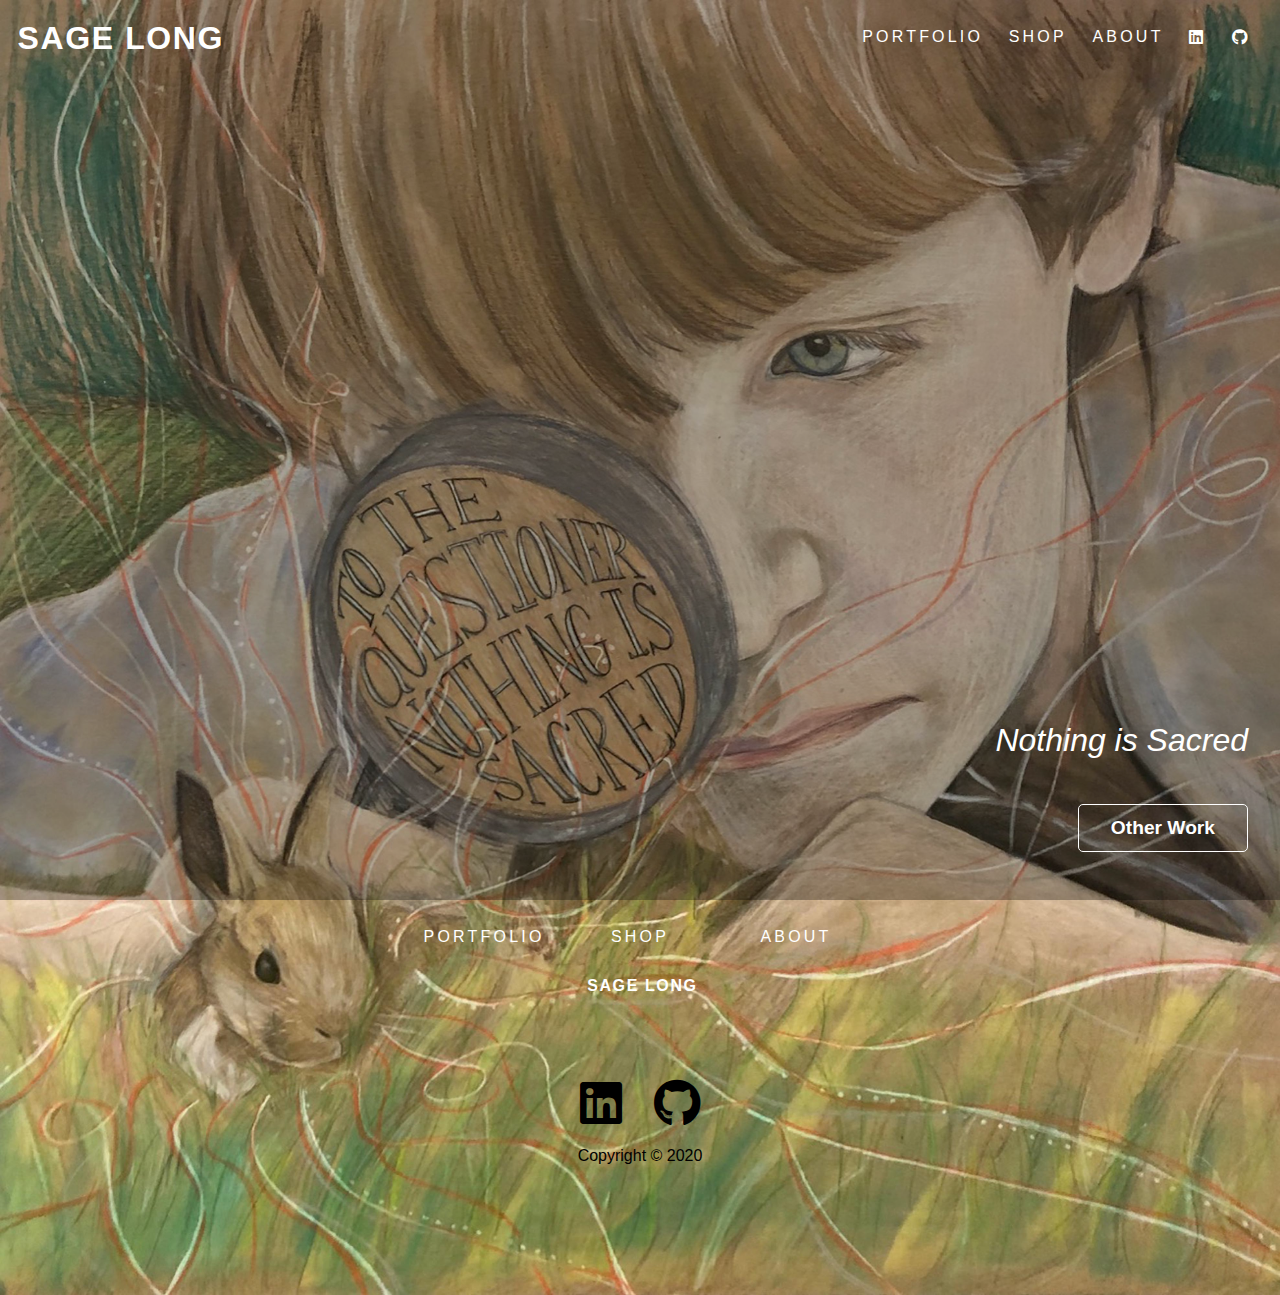
<file: index.html>
<!DOCTYPE html>
<html lang="en">
<head>
    <meta charset="UTF-8">
    <meta name="viewport" content="width=device-width, initial-scale=1.0">
    <link rel="stylesheet" href="css/styles.css">
    <link rel="stylesheet" href="css/glightbox.min.css">
    <link rel="stylesheet" href="css/all.min.css">
    <title>Homepage</title>
</head>
<body class="hero-body">
    <header class="hero-box">
        <section class="hero-image-box">
            <img src="img/sage-long-curiosity-drawing-colored-pencil-pastel-magnifying-glass.jpg" alt="boy with magnifying glass drawing" class="hero-img">
        </section>

        <nav class="nav-bar hero-nav">
            <h1 class="logo">
                <a href="index.html">Sage Long</a>
            </h1>
            <ul class="nav-menu">
                <div class="dropdown">
                    <li class="nav-item"><a href="portfolio.html">Portfolio</a></li>
                    <div class="dropdown-content">
                      <a href="portfolio.html#drawings-section">Drawings</a>
                      <a href="portfolio.html#digital-section">Digital Artwork</a>
                      <a href="portfolio.html#paintings-section">Paintings and Other Mediums</a>
                    </div>
                  </div>
                <li class="nav-item"><a href="shop.html">Shop</a></li>
                <li class="nav-item"><a href="about.html">About</a></li>
                
                   
                <li class="nav-item social-nav-item">
                    <a href="https://www.linkedin.com/in/sage-long-bab7aa1bb/" aria-label="Link to Linkedin"><i class="fab fa-linkedin" aria-hidden="true"></i></a>
                </li>
                <li class="nav-item social-nav-item">
                    <a href="https://github.com/sagelong" aria-label="Link to Github"><i class="fab fa-github" aria-hidden="true"></i></a>
                </li>
            </ul>
        </nav>
      
        <section class="hero-text-box">
              <section class="hero-text">
            <p>
                <i>Nothing is Sacred</i>
            </p>
        </section>
            <p><form method="get" action="portfolio.html"><button class="hero-button">Other Work</button></form></p>
        </section>
    </header>
    <footer>
        <nav class="nav-bar footer-nav">
        <ul class="nav-menu">
            <li class="nav-item"><a href="portfolio.html">Portfolio</a></li>
            <li class="nav-item"><a href="shop.html">Shop</a></li>
            <li class="nav-item"><a href="about.html">About</a></li>
            <li class="nav-item logo footer-logo"><a href="index.html">Sage Long</a></li>
        </ul>
        </nav>
        <section class="footer-social">
           
               
                <a href="https://www.linkedin.com/in/sage-long-bab7aa1bb/" aria-label="Link to Linkedin"><i class="fab fa-linkedin fa-3x" aria-hidden="true"></i></a>
                <a href="https://github.com/sagelong" aria-label="Link to Github"><i class="fab fa-github fa-3x" aria-hidden="true"></i></a>
            
        </section>
        <p class="footer-copyright">Copyright &copy; 2020</p>
    </footer>
</body>
</html>
</file>
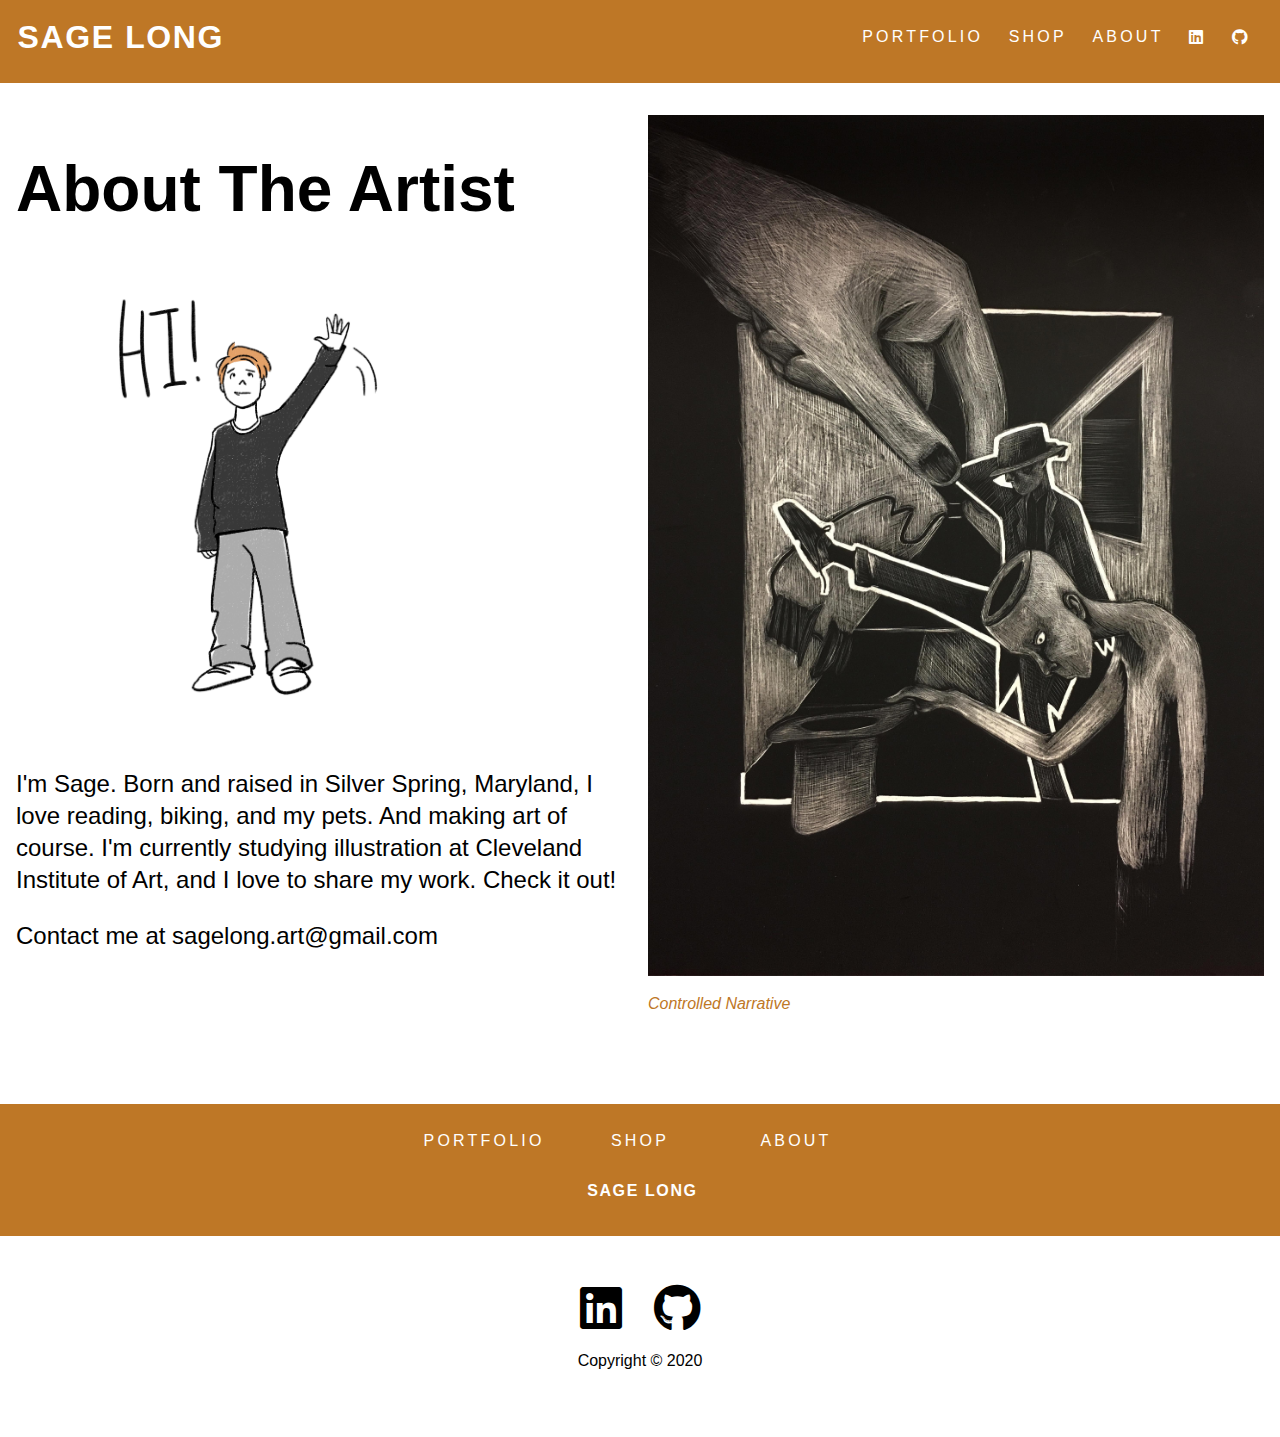
<file: about.html>
<!DOCTYPE html>
<html lang="en">
<head>
    <meta charset="UTF-8">
    <meta name="viewport" content="width=device-width, initial-scale=1.0">
    <link rel="stylesheet" href="css/styles.css">
    <link rel="stylesheet" href="css/glightbox.min.css">
    <link rel="stylesheet" href="css/all.min.css">
    <title>About Sage</title>
</head>
<body >
   

        <nav class="nav-bar">
            <h1 class="logo">
                <a href="index.html">Sage Long</a>
            </h1>
            <ul class="nav-menu">
                <div class="dropdown">
                    <li class="nav-item"><a href="portfolio.html">Portfolio</a></li>
                    <div class="dropdown-content nav-dropdown-content">
                      <a href="portfolio.html#drawings-section">Drawings</a>
                      <a href="portfolio.html#digital-section">Digital Artwork</a>
                      <a href="portfolio.html#paintings-section">Paintings and Other Mediums</a>
                    </div>
                  </div>
                <li class="nav-item"><a href="shop.html">Shop</a></li>
                <li class="nav-item"><a href="about.html">About</a></li>
               
                <li class="nav-item social-nav-item">
                    <a href="https://www.linkedin.com/in/sage-long-bab7aa1bb/" aria-label="Link to Linkedin"><i class="fab fa-linkedin" aria-hidden="true"></i></a>
                </li>
                <li class="nav-item social-nav-item">
                    <a href="https://github.com/sagelong" aria-label="Link to Github"><i class="fab fa-github" aria-hidden="true"></i></a>
                </li>
            </ul>
        </nav>
       <main class="about-page">
           <section class="about-text">
               <h1>About The Artist</h1>
              <section><img class="hi-icon" src="img/hi.jpg" alt="lil guy waving"></section>
               <p>I'm Sage. Born and raised in Silver Spring, Maryland, I love reading, biking, and my pets. And making art of course. I'm currently studying illustration at Cleveland Institute of Art, and I love to share my work. Check it out!</p>
               
               <p>Contact me at sagelong.art@gmail.com</p>
               </section>
        
           
          <section class="about-image">
              <img src="img/sage-long-scratchboard-black-white.jpg" alt="scratchboard">
              <p><i>Controlled Narrative</i></p>
          </section>
       </main>
    
    <footer>
        <nav class="nav-bar footer-nav">
        <ul class="nav-menu">
            <li class="nav-item"><a href="portfolio.html">Portfolio</a></li>
            <li class="nav-item"><a href="shop.html">Shop</a></li>
            <li class="nav-item"><a href="about.html">About</a></li>
            <li class="nav-item logo footer-logo"><a href="index.html">Sage Long</a></li>
        </ul>
        </nav>
        <section class="footer-social">
           

                <a href="https://www.linkedin.com/in/sage-long-bab7aa1bb/" aria-label="Link to Linkedin"><i class="fab fa-linkedin fa-3x" aria-hidden="true"></i></a>
                <a href="https://github.com/sagelong" aria-label="Link to Github"><i class="fab fa-github fa-3x" aria-hidden="true"></i></a>
            
        </section>
        <p class="footer-copyright">Copyright &copy; 2020</p>
    </footer>
</body>
</html>
</file>
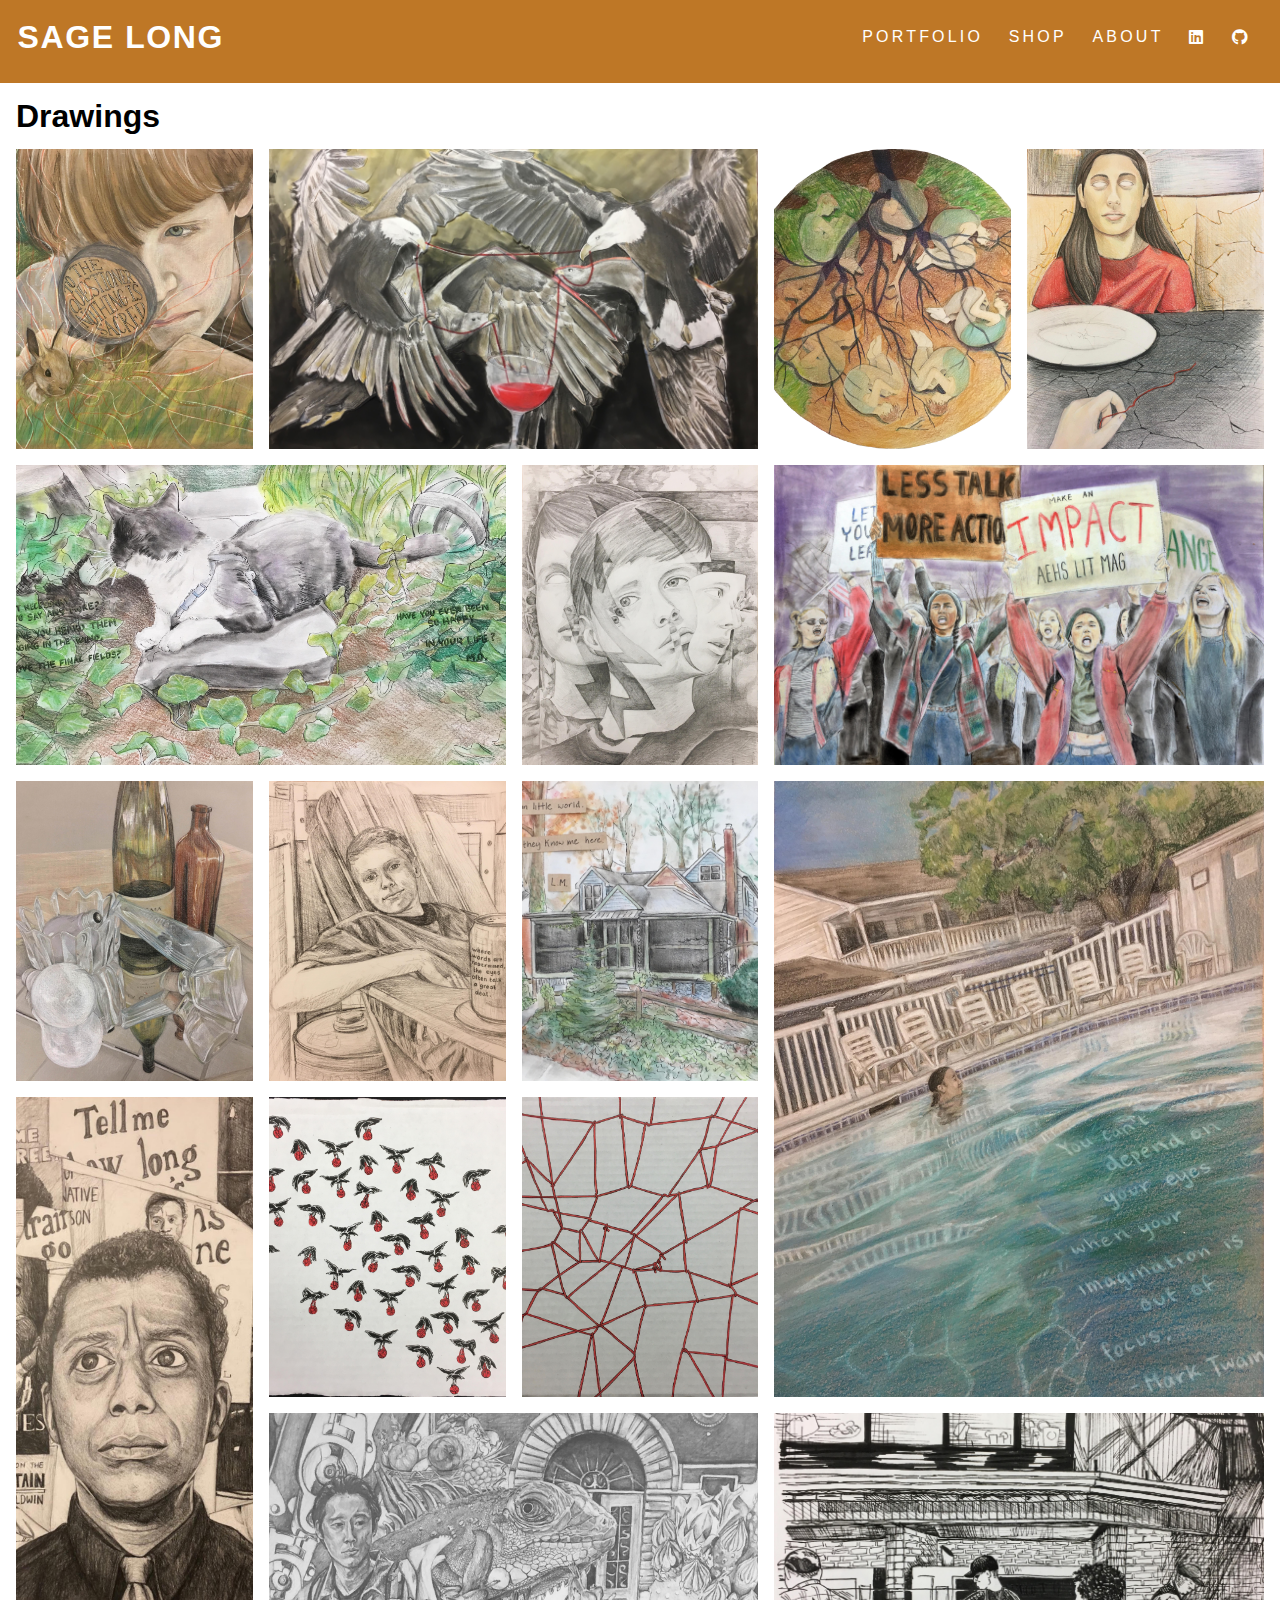
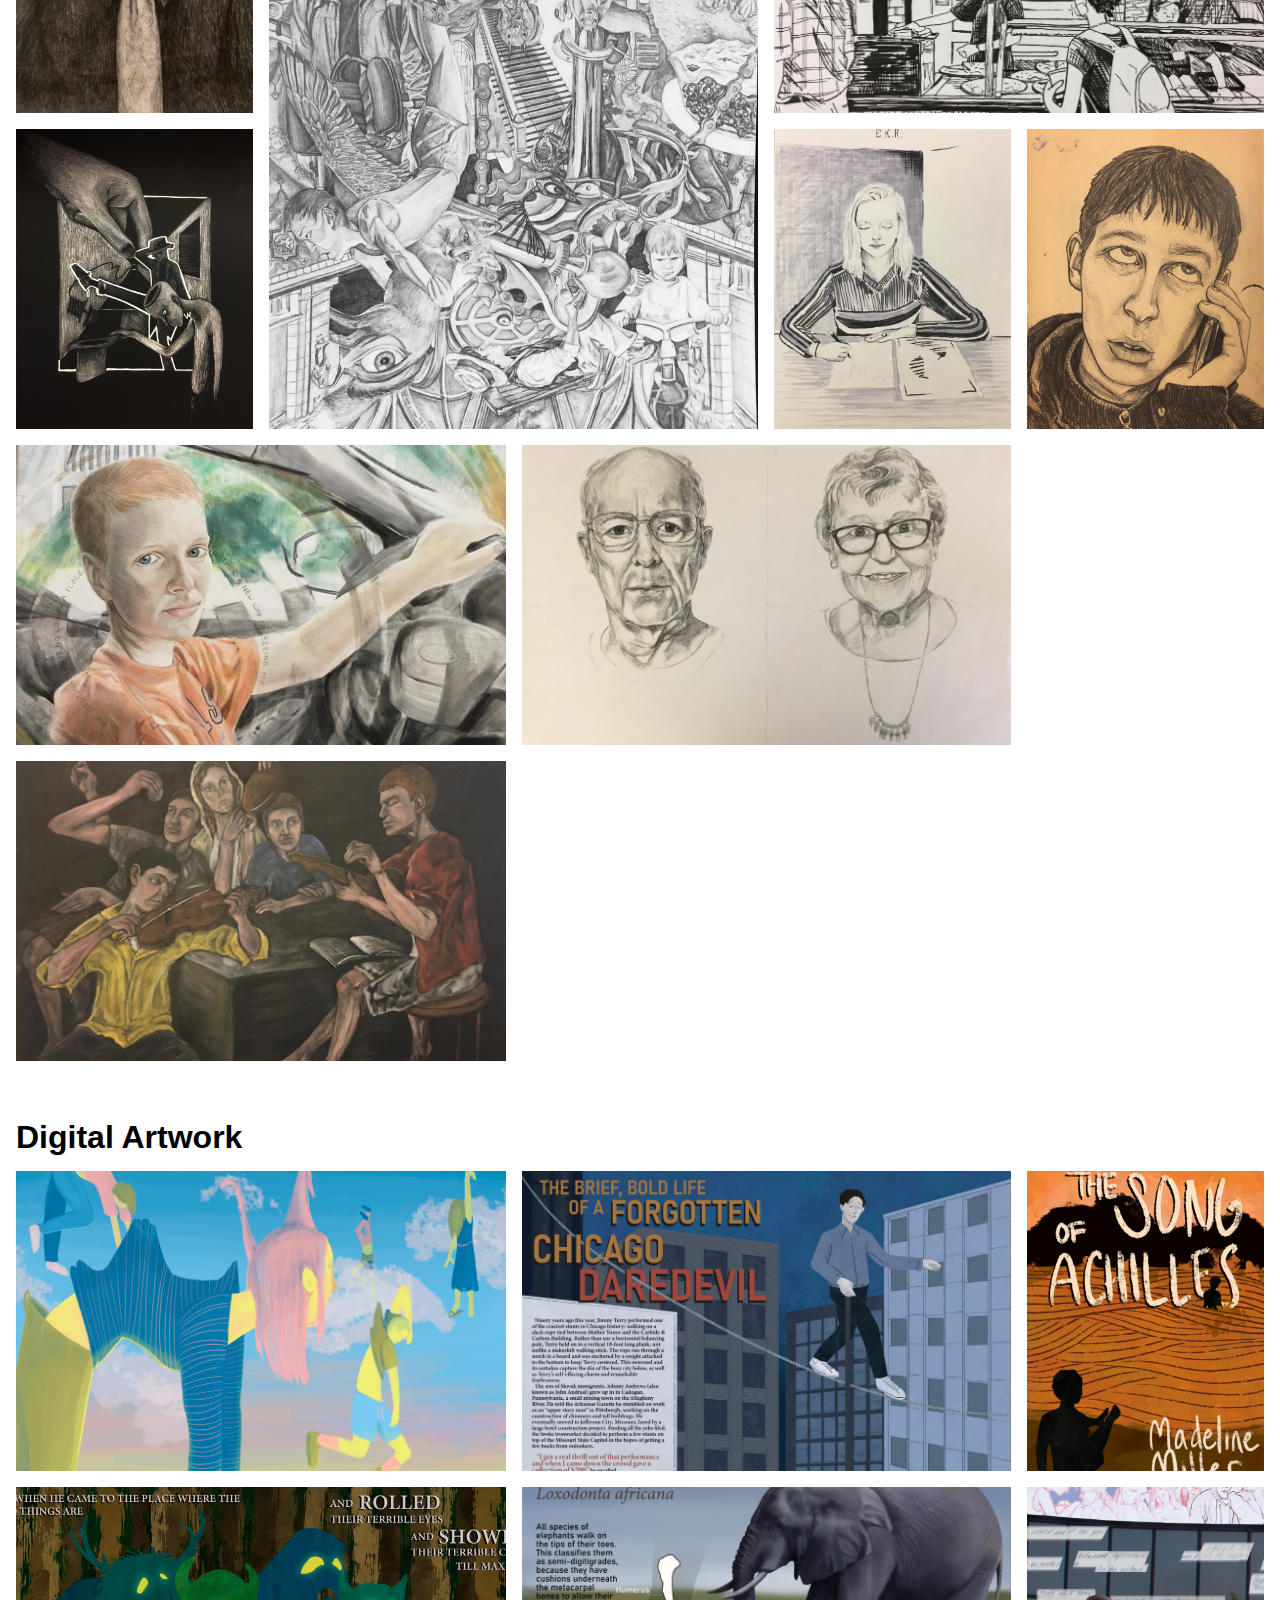
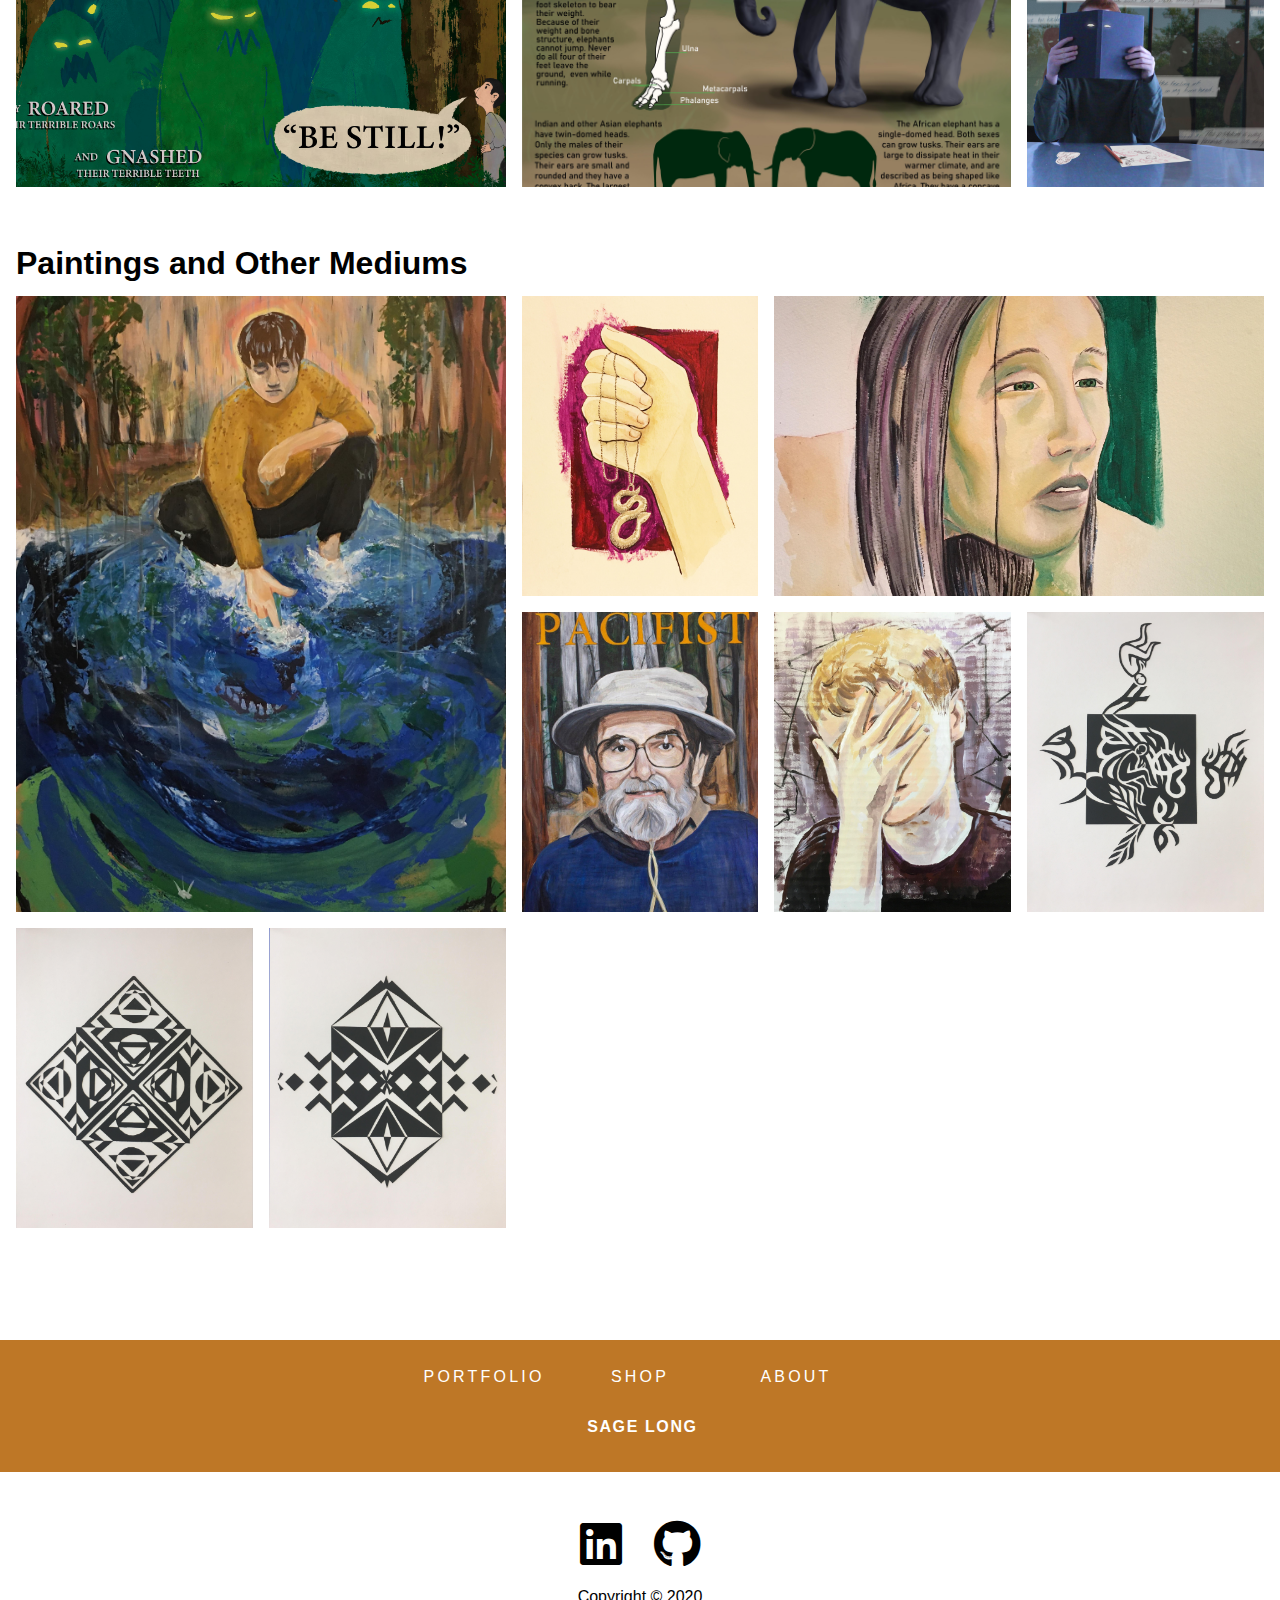
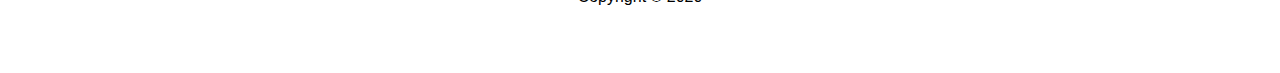
<file: portfolio.html>
<!DOCTYPE html>
<html lang="en">
<head>
    <meta charset="UTF-8">
    <meta name="viewport" content="width=device-width, initial-scale=1.0">
    <link rel="stylesheet" href="css/styles.css">
    <link rel="stylesheet" href="css/glightbox.min.css">
    <link rel="stylesheet" href="css/all.min.css">
    <title>Portfolio</title>
</head>
<body >
   

        <nav class="nav-bar">
            <h1 class="logo">
                <a href="index.html">Sage Long</a>
            </h1>
            <ul class="nav-menu">
                <div class="dropdown">
                    <li class="nav-item"><a href="portfolio.html">Portfolio</a></li>
                    <div class="dropdown-content nav-dropdown-content">
                      <a href="portfolio.html#drawings-section">Drawings</a>
                      <a href="portfolio.html#digital-section">Digital Artwork</a>
                      <a href="portfolio.html#paintings-section">Paintings and Other Mediums</a>
                    </div>
                  </div>
                <li class="nav-item"><a href="shop.html">Shop</a></li>
                <li class="nav-item"><a href="about.html">About</a></li>
                
                <li class="nav-item social-nav-item">
                    <a href="https://www.linkedin.com/in/sage-long-bab7aa1bb/" aria-label="Link to Linkedin"><i class="fab fa-linkedin" aria-hidden="true"></i></a>
                </li>
                <li class="nav-item social-nav-item">
                    <a href="https://github.com/sagelong" aria-label="Link to Github"><i class="fab fa-github" aria-hidden="true"></i></a>
                </li>
            </ul>
        </nav>
    </header>
    <main class="gallery-page">
       <a id="drawings-section"><h1>Drawings</h1></a>
        <section class="portfolio-gallery gallery-span drawings-section">
            <div class="gallery-item"><a href="img/sage-long-curiosity-drawing-colored-pencil-pastel-magnifying-glass.jpg" 
                class="glightbox" </a><img src="img/sage-long-curiosity-drawing-colored-pencil-pastel-magnifying-glass.jpg" 
                alt="drawing of boy looking at rabbit through magnifying glass" 
                title="Nothing Is Sacred" class="gallery-img"></a></div>

             <div class="gallery-item w-2"><a href="img/sage-long-birds-wine-drawing-pastel-colored-pencil.jpg" 
                    class="glightbox"><img src="img/sage-long-birds-wine-drawing-pastel-colored-pencil.jpg" 
                    alt="portfolio" title="Thought Process" class="gallery-img"></a></div>

            <div class="gallery-item"><a href="img/sage-long-colored-pencil-drawing-circle-mandala-tree-shadow-repetition.jpg" 
                    class="glightbox"><img src="img/sage-long-colored-pencil-drawing-circle-mandala-tree-shadow-repetition.jpg" 
                    alt="portfolio" title="Duplicate/Disappear" class="gallery-img"></a></div>
           
                <div class="gallery-item w-2"><a href="img/sage-long-cat-drawing-pastel-colored-pencil-quote.jpg" 
                    class="glightbox"><img src="img/sage-long-cat-drawing-pastel-colored-pencil-quote.jpg" 
                    alt="portfolio" title="Sunflower" class="gallery-img"></a></div>
           
                <div class="gallery-item h-1"><a href="img/sage-long-colored-pencil-portrait-spooky-hand-plate.jpg" 
                    class="glightbox"><img src="img/sage-long-colored-pencil-portrait-spooky-hand-plate.jpg" 
                    alt="portfolio" title="Mod Pizza Anxiety" class="gallery-img"></a></div>
           
                <div class="gallery-item"><a href="img/sage-long-distorted-portrait-pencil-graphite-drawing.jpg" 
                    class="glightbox"><img src="img/sage-long-distorted-portrait-pencil-graphite-drawing.jpg" 
                    alt="portfolio" title="Distortion" class="gallery-img"></a></div>
           
                <div class="gallery-item w-2"><a href="img/sage-long-einstein-high-school-literary-magazine-cover-illustration-pastel-colored-pencil.jpg" 
                    class="glightbox"><img src="img/sage-long-einstein-high-school-literary-magazine-cover-illustration-pastel-colored-pencil.jpg" 
                    alt="portfolio" title="Einstein High School Lit Mag Cover" class="gallery-img"></a></div>
           
                <div class="gallery-item"><a href="img/sage-long-glass-colored-pencil-illustration.jpg" 
                    class="glightbox"><img src="img/sage-long-glass-colored-pencil-illustration.jpg" 
                    alt="portfolio" title="Glass Study" class="gallery-img"></a></div>
           
                <div class="gallery-item"><a href="img/sage-long-graphite-pencil-drawing-quote-portrait.jpg" 
                    class="glightbox"><img src="img/sage-long-graphite-pencil-drawing-quote-portrait.jpg" 
                    alt="portfolio" title="The Eyes" class="gallery-img"></a></div>
           
                <div class="gallery-item"><a href="img/sage-long-house-colored-pencil-quote-world.jpg" 
                    class="glightbox"><img src="img/sage-long-house-colored-pencil-quote-world.jpg" 
                    alt="portfolio" title="Our Street" class="gallery-img"></a></div>

              <div class="gallery-item w-2 h-2"><a href="img/sage-long-pool-mark-twain-quote-pastel-colored-pencil.jpg" 
                    class="glightbox"><img src="img/sage-long-pool-mark-twain-quote-pastel-colored-pencil.jpg" 
                    alt="portfolio" title="Zoe" class="gallery-img"></a></div>

                <div class="gallery-item h-2"><a href="img/sage-long-james-baldwin-portrait-pencil-drawing-book-author.jpg" 
                    class="glightbox"><img src="img/sage-long-james-baldwin-portrait-pencil-drawing-book-author.jpg" 
                    alt="portfolio" title="James Baldwin" class="gallery-img"></a></div>
        
                <div class="gallery-item"><a href="img/sage-long-apple-pie-order-pen-birds-red-drawing.jpg" 
                    class="glightbox"><img src="img/sage-long-apple-pie-order-pen-birds-red-drawing.jpg" 
                    alt="portfolio" title="Apple Pie Order" class="gallery-img"></a></div>

 <div class="gallery-item"><a href="img/sage-long-yarn-string-red-pen-tangled-cardboard-drawing.jpg" 
                    class="glightbox"><img src="img/sage-long-yarn-string-red-pen-tangled-cardboard-drawing.jpg" 
                    alt="portfolio" title="Tangled" class="gallery-img"></a></div>

            <div class="gallery-item w-2 h-2"><a href="img/sage-long-nothing-makes-sense-graphite-pencil-drawing-lizard-collage.jpg" 
                    class="glightbox"><img src="img/sage-long-nothing-makes-sense-graphite-pencil-drawing-lizard-collage.jpg" 
                    alt="portfolio" title="Nothing Makes Sense" class="gallery-img"></a></div>

                <div class="gallery-item w-2"><a href="img/sage-long-pen-penn-station-drawing.jpg" 
                    class="glightbox"><img src="img/sage-long-pen-penn-station-drawing.jpg" 
                    alt="portfolio" title="Penn Station" class="gallery-img"></a></div>
           
                <div class="gallery-item w-1"><a href="img/sage-long-scratchboard-black-white.jpg" 
                    class="glightbox"><img src="img/sage-long-scratchboard-black-white.jpg" 
                    alt="portfolio" title="Controlled Narrative" class="gallery-img"></a></div>
           
                <div class="gallery-item w-1"><a href="img/sage-long-pen-quote-drawing-problem.jpg" 
                    class="glightbox"><img src="img/sage-long-pen-quote-drawing-problem.jpg" 
                    alt="portfolio" title="Clare" class="gallery-img"></a></div>

                <div class="gallery-item w-1"><a href="img/sage-long-portrait-pencil-boy-on-phone.jpg" 
                    class="glightbox"><img src="img/sage-long-portrait-pencil-boy-on-phone.jpg" 
                    alt="portfolio" title="I'm Talkin Here!" class="gallery-img"></a></div>
           
                <div class="gallery-item w-2"><a href="img/sage-long-quote-pastel-colored-pencil-driving-portrait.jpg" 
                    class="glightbox"><img src="img/sage-long-quote-pastel-colored-pencil-driving-portrait.jpg" 
                    alt="portfolio" title="15" class="gallery-img"></a></div>

                <div class="gallery-item w-2"><a href="img/sage-long-pencil-graphite-drawing-portrait.jpg" 
                    class="glightbox"><img src="img/sage-long-pencil-graphite-drawing-portrait.jpg" 
                    alt="portfolio" title="The Longs" class="gallery-img"></a></div>
           
             <div class="gallery-item w-2 h-1"><a href="img/sage-long-pastel-denis-sarazhin-colored-pencil-drawing.jpg" 
                    class="glightbox"><img src="img/sage-long-pastel-denis-sarazhin-colored-pencil-drawing.jpg" 
                    alt="portfolio" title="Masters Combined" class="gallery-img"></a></div>
           
               
        </section>
<a id="digital-section"><h1>Digital Artwork</h1></a>
        <section class="portfolio-gallery gallery-span digital-section">
            <div class="gallery-item w-2"><a href="img/sage-long-digital-painting-flying.jpg" 
                class="glightbox" 
             </a><img src="img/sage-long-digital-painting-flying.jpg" 
             alt="illustration of people being pulled into the sky" 
             title="As the Sun Sets" class="gallery-img"></a></div>

             <div class="gallery-item w-2"><a href="img/sage-long-editorial-illustration-chicago-daredevil.jpg" 
                class="glightbox" 
            </a><img src="img/sage-long-editorial-illustration-chicago-daredevil.jpg" 
                alt="portfolio" title="Chicago Daredevil" class="gallery-img"></a></div>
           
                <div class="gallery-item"><a href="img/sage-long-alternate-book-cover-song-of-achilles-miller-illustration.jpg" 
                    class="glightbox" 
                </a><img src="img/sage-long-alternate-book-cover-song-of-achilles-miller-illustration.jpg" 
                     alt="portfolio" title="The Song of Achilles" class="gallery-img"></a></div>
           
                 <div class="gallery-item w-2"><a href="img/sage-long-where-the-wild-things-are-illustration-digital.jpg" 
                    class="glightbox"><img src="img/sage-long-where-the-wild-things-are-illustration-digital.jpg" 
                    alt="portfolio" title="Where the Wild Things Are" class="gallery-img"></a></div>

                <div class="gallery-item w-2"><a href="img/sage-long-african-elephant-poster.jpg" 
                    class="glightbox" </a> <img src="img/sage-long-african-elephant-poster.jpg" 
                    alt="portfolio" title="The African Elephant" class="gallery-img"></a></div>
           
               
                <div class="gallery-item"><a href="img/sage-long-book-portrait-photo-edit.jpg" 
                    class="glightbox"><img src="img/sage-long-book-portrait-photo-edit.jpg" 
                    alt="portfolio" title="Hiding Behind a Book" class="gallery-img"></a></div>
           </section>
              <a id="paintings-section"><h1>Paintings and Other Mediums</h1></a>
           <section class="portfolio-gallery gallery-span paintings-section">
             
            <div class="gallery-item h-2 w-2"><a href="img/sage-long-painting-wood-water-acrylic-splash.jpg" 
                    class="glightbox"><img src="img/sage-long-painting-wood-water-acrylic-splash.jpg" 
                    alt="portfolio" title="Snake Lake" class="gallery-img"></a></div> 
                    
                    <div class="gallery-item w-1"><a href="img/sage-long-painting-hand-necklace-snake-gouache-pen.jpg" 
                    class="glightbox"><img src="img/sage-long-painting-hand-necklace-snake-gouache-pen.jpg" 
                    alt="portfolio" title="Snake Charm" class="gallery-img"></a></div>
           
              <div class="gallery-item w-2"><a href="img/sage-long-portrait-painting-woman-green-gouache.jpg" 
                    class="glightbox"><img src="img/sage-long-portrait-painting-woman-green-gouache.jpg" 
                    alt="portfolio" title="The Telekinetic" class="gallery-img"></a></div>
               
                <div class="gallery-item w-1"><a href="img/sage-long-pacifist-portrait-painting-acrylic.jpg" 
                    class="glightbox"><img src="img/sage-long-pacifist-portrait-painting-acrylic.jpg" 
                    alt="portfolio" title="Pacifist" class="gallery-img"></a></div>
           
                <div class="gallery-item w-1"><a href="img/sage-long-painting-portrait-face-palm-acrylic-cardboard-cracks.jpg" 
                    class="glightbox"><img src="img/sage-long-painting-portrait-face-palm-acrylic-cardboard-cracks.jpg" 
                    alt="portfolio" title="Face Palm" class="gallery-img"></a></div>
           
                    <div class="gallery-item"><a href="img/sage-long-notan-dragon-paper-cut-black-white.jpg" 
                    class="glightbox"><img src="img/sage-long-notan-dragon-paper-cut-black-white.jpg" 
                    alt="portfolio" title="Dragon Notan" class="gallery-img"></a></div>
           
                <div class="gallery-item"><a href="img/sage-long-notan-radial-symmetry-paper-cut-black-white-design.jpg" 
                    class="glightbox"><img src="img/sage-long-notan-radial-symmetry-paper-cut-black-white-design.jpg" 
                    alt="portfolio" title="Radial Notan" class="gallery-img"></a></div>
           
                <div class="gallery-item"><a href="img/sage-long-notan-symmetry-paper-black-white-cut.jpg" 
                    class="glightbox"><img src="img/sage-long-notan-symmetry-paper-black-white-cut.jpg" 
                    alt="portfolio" title="Symmetrical Notan" class="gallery-img"></a></div>
           
           
               
        </section>
    </main>
   
    
    <footer>
        <nav class="nav-bar footer-nav">
        <ul class="nav-menu">
            <li class="nav-item"><a href="portfolio.html">Portfolio</a></li>
            <li class="nav-item"><a href="shop.html">Shop</a></li>
            <li class="nav-item"><a href="about.html">About</a></li>
            <li class="nav-item logo footer-logo"><a href="index.html">Sage Long</a></li>
        </ul>
        </nav>
        <section class="footer-social">
           
 
                <a href="https://www.linkedin.com/in/sage-long-bab7aa1bb/" aria-label="Link to Linkedin"><i class="fab fa-linkedin fa-3x" aria-hidden="true"></i></a>
                <a href="https://github.com/sagelong" aria-label="Link to Github"><i class="fab fa-github fa-3x" aria-hidden="true"></i></a>
            
        </section>
        <p class="footer-copyright">Copyright &copy; 2020</p>
    </footer>
<script src="js/glightbox.min.js"></script>
    <script type="text/javascript">
        const lightbox = GLightbox({ loop: true});
    </script>
    </body> 
</html>
</file>
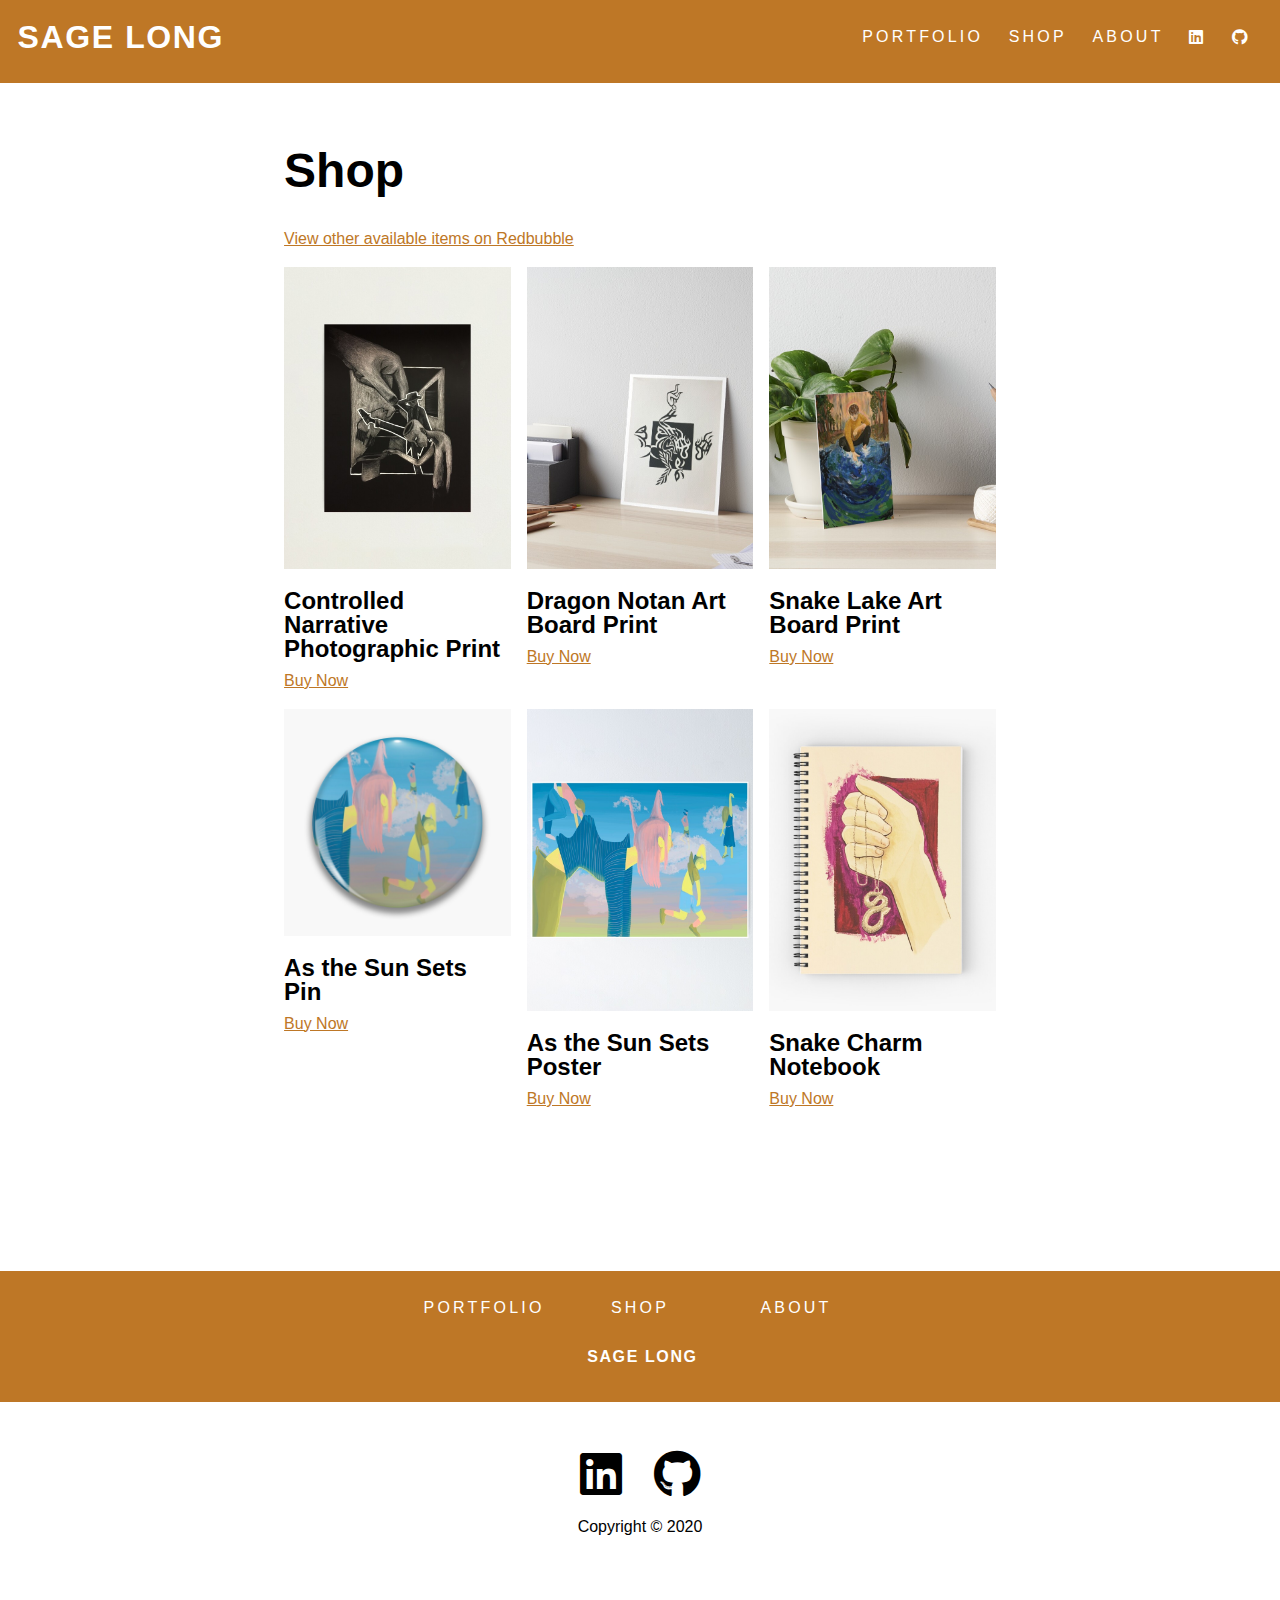
<file: shop.html>
<!DOCTYPE html>
<html lang="en">
<head>
    <meta charset="UTF-8">
    <meta name="viewport" content="width=device-width, initial-scale=1.0">
    <link rel="stylesheet" href="css/styles.css">
    <link rel="stylesheet" href="css/glightbox.min.css">
    <link rel="stylesheet" href="css/all.min.css">
    <title>Shop</title>
</head>
<body >
   

        <nav class="nav-bar">
            <h1 class="logo">
                <a href="index.html">Sage Long</a>
            </h1>
            <ul class="nav-menu">
                <div class="dropdown">
                    <li class="nav-item"><a href="portfolio.html">Portfolio</a></li>
                    <div class="dropdown-content nav-dropdown-content">
                      <a href="portfolio.html#drawings-section">Drawings</a>
                      <a href="portfolio.html#digital-section">Digital Artwork</a>
                      <a href="portfolio.html#paintings-section">Paintings and Other Mediums</a>
                    </div>
                  </div>
                <li class="nav-item"><a href="shop.html">Shop</a></li>
                <li class="nav-item"><a href="about.html">About</a></li>
               
                <li class="nav-item social-nav-item">
                    <a href="https://www.linkedin.com/in/sage-long-bab7aa1bb/" aria-label="Link to Linkedin"><i class="fab fa-linkedin" aria-hidden="true"></i></a>
                </li>
                <li class="nav-item social-nav-item">
                    <a href="https://github.com/sagelong" aria-label="Link to Github"><i class="fab fa-github" aria-hidden="true"></i></a>
                </li>
            </ul>
        </nav>
       <main class="shop-page">
           <section class="text-box">
               <h1>Shop</h1>
               <p class="text-link"><a href="https://www.redbubble.com/people/Sage-Long/shop">View other available items on Redbubble</a></p>
           
           <section class="curated-shop">
               <div class="shop-item">
                   <a href="https://www.redbubble.com/i/photographic-print/Controlled-Narrative-by-Sage-Long/62777545.6Q0TX?asc=u"><img src="img/work-62777545-photographic-print.jpg" alt="Photographic print for sale"></a>
               <h2>Controlled Narrative Photographic Print</h2> <a href="https://www.redbubble.com/i/photographic-print/Controlled-Narrative-by-Sage-Long/62777545.6Q0TX?asc=u">Buy Now</a>
            </div>

            <div class="shop-item">
                <a href="https://www.redbubble.com/i/art-board-print/Dragon-Notan-by-Sage-Long/62779894.NVL2T?asc=u"><img src="img/work-62779894-art-board-print.jpg" alt="Art Board print for sale"></a>
            <h2>Dragon Notan Art Board Print</h2> <a href="https://www.redbubble.com/i/art-board-print/Dragon-Notan-by-Sage-Long/62779894.NVL2T?asc=u">Buy Now</a>
         </div>

         <div class="shop-item">
            <a href="https://www.redbubble.com/i/art-board-print/Snake-Lake-by-Sage-Long/62779494.JUXJO"><img src="img/work-62779494-art-board-print.jpg" alt="Snake Lake Artboard print for sale"></a>
        <h2>Snake Lake Art Board Print</h2> <a href="https://www.redbubble.com/i/art-board-print/Snake-Lake-by-Sage-Long/62779494.JUXJO">Buy Now</a>
     </div>

      <div class="shop-item">
        <a href="https://www.redbubble.com/i/pin/As-the-Sun-Sets-by-Sage-Long/62778365.NP9QY?asc=u"><img src="img/work-62778365-pin.jpg" alt="pin for sale"></a>
    <h2>As the Sun Sets Pin</h2> <a href="https://www.redbubble.com/i/pin/As-the-Sun-Sets-by-Sage-Long/62778365.NP9QY?asc=u">Buy Now</a>
</div>

 <div class="shop-item">
    <a href="https://www.redbubble.com/i/poster/As-the-Sun-Sets-by-Sage-Long/62778365.LVTDI?asc=u"><img src="img/work-62778365-poster.jpg" alt="As the Sun Sets poster for sale"></a>
<h2>As the Sun Sets Poster</h2> <a href="https://www.redbubble.com/i/poster/As-the-Sun-Sets-by-Sage-Long/62778365.LVTDI?asc=u">Buy Now</a>
</div>

<div class="shop-item">
    <a href="https://www.redbubble.com/i/notebook/Snake-Charm-by-Sage-Long/62779272.WX3NH?asc=u"><img src="img/work-62779272-spiral-notebook.jpg" alt="snake charm notebook for sale"></a>
<h2> Snake Charm Notebook</h2> <a href="https://www.redbubble.com/i/notebook/Snake-Charm-by-Sage-Long/62779272.WX3NH?asc=u">Buy Now</a>
</div>

           </section>
       </main>
    
    <footer>
        <nav class="nav-bar footer-nav">
        <ul class="nav-menu">
            <li class="nav-item"><a href="portfolio.html">Portfolio</a></li>
            <li class="nav-item"><a href="shop.html">Shop</a></li>
            <li class="nav-item"><a href="about.html">About</a></li>
            <li class="nav-item logo footer-logo"><a href="index.html">Sage Long</a></li>
        </ul>
        </nav>
        <section class="footer-social">
           
            
                <a href="https://www.linkedin.com/in/sage-long-bab7aa1bb/" aria-label="Link to Linkedin"><i class="fab fa-linkedin fa-3x" aria-hidden="true"></i></a>
                <a href="https://github.com/sagelong" aria-label="Link to Github"><i class="fab fa-github fa-3x" aria-hidden="true"></i></a>
            
        </section>
        <p class="footer-copyright">Copyright &copy; 2020</p>
    </footer>
</body>
</html>
</file>
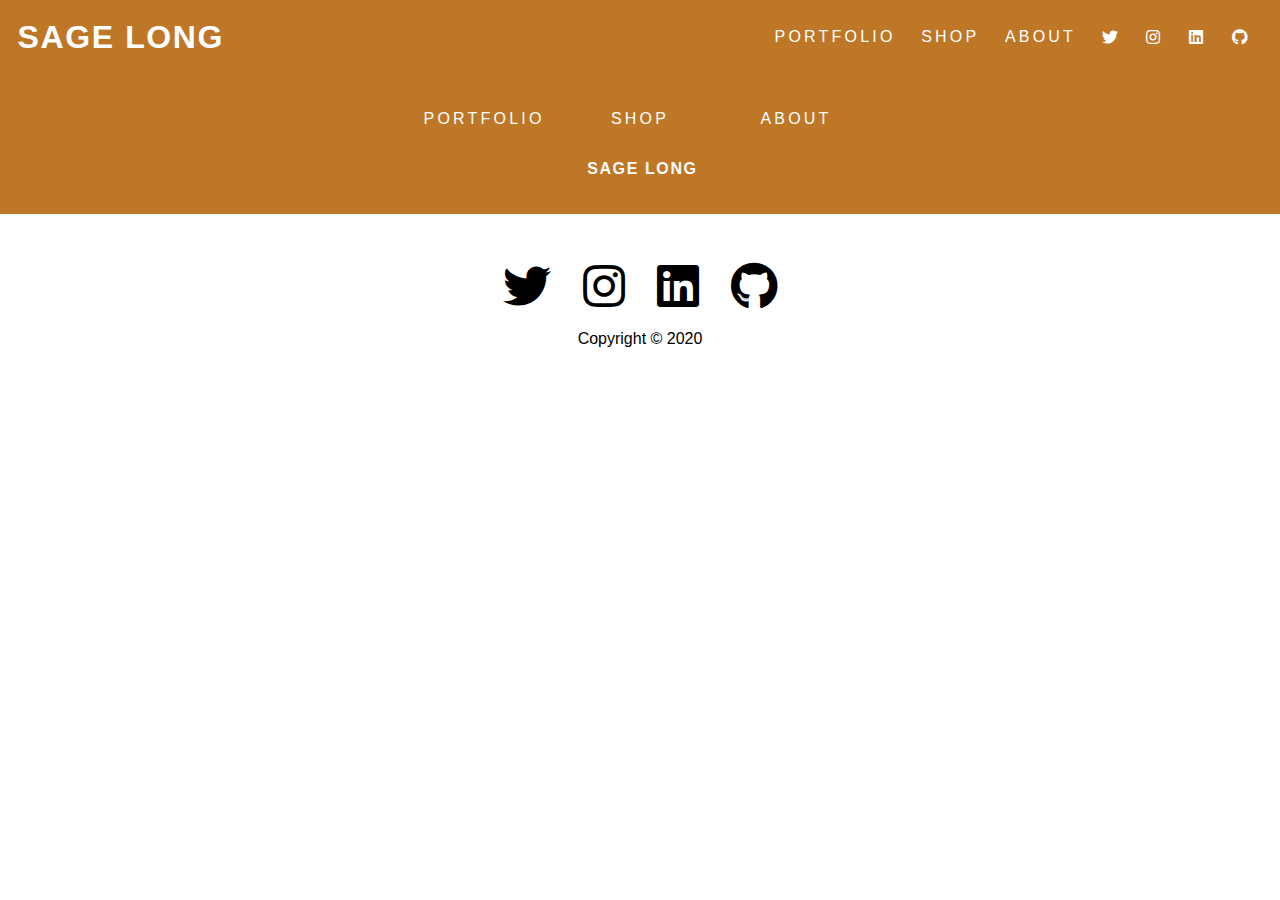
<file: template.html>
<!DOCTYPE html>
<html lang="en">
<head>
    <meta charset="UTF-8">
    <meta name="viewport" content="width=device-width, initial-scale=1.0">
    <link rel="stylesheet" href="css/styles.css">
    <link rel="stylesheet" href="css/glightbox.min.css">
    <link rel="stylesheet" href="css/all.min.css">
    <title>Sage Long Homepage</title>
</head>
<body >
   

        <nav class="nav-bar">
            <h1 class="logo">
                <a href="index.html">Sage Long</a>
            </h1>
            <ul class="nav-menu">
                <li class="nav-item"><a href="portfolio.html">Portfolio</a></li>
                <li class="nav-item"><a href="shop.html">Shop</a></li>
                <li class="nav-item"><a href="about.html">About</a></li>
                <li class="nav-item social-nav-item">
                    <a href="https://twitter.com/pants" aria-label="Link to Twitter"><i class="fab fa-twitter" aria-hidden="true"></i></a>
                </li>
                <li class="nav-item social-nav-item">
                    <a href="https://instagram.com/pantspants" aria-label="Link to Instagram"><i class="fab fa-instagram" aria-hidden="true"></i></a>
                </li>
                <li class="nav-item social-nav-item">
                    <a href="https://linkedin.com/sagelong" aria-label="Link to Linkedin"><i class="fab fa-linkedin" aria-hidden="true"></i></a>
                </li>
                <li class="nav-item social-nav-item">
                    <a href="https://github.com/sagelong" aria-label="Link to Github"><i class="fab fa-github" aria-hidden="true"></i></a>
                </li>
            </ul>
        </nav>
       
    
    <footer>
        <nav class="nav-bar footer-nav">
        <ul class="nav-menu">
            <li class="nav-item"><a href="portfolio.html">Portfolio</a></li>
            <li class="nav-item"><a href="shop.html">Shop</a></li>
            <li class="nav-item"><a href="about.html">About</a></li>
            <li class="nav-item logo footer-logo"><a href="index.html">Sage Long</a></li>
        </ul>
        </nav>
        <section class="footer-social">
           
                <a href="https://twitter.com/pants" aria-label="Link to Twitter"><i class="fab fa-twitter fa-3x" aria-hidden="true"></i></a>
                <a href="https://instagram.com/pantspants" aria-label="Link to Instagram"><i class="fab fa-instagram fa-3x" aria-hidden="true"></i></a>
                <a href="https://linkedin.com/sagelong" aria-label="Link to Linkedin"><i class="fab fa-linkedin fa-3x" aria-hidden="true"></i></a>
                <a href="https://github.com/sagelong" aria-label="Link to Github"><i class="fab fa-github fa-3x" aria-hidden="true"></i></a>
            
        </section>
        <p class="footer-copyright">Copyright &copy; 2020</p>
    </footer>
</body>
</html>
</file>
<file: css/styles.css>
/*basic styles */
html {
  font-size: 100%;
  line-height: 1.5rem;
  box-sizing: border-box;
  font-family: Arial, Helvetica, sans-serif;
  height: 100%;
}

body {
  margin: 0 auto;
  padding: 0;
  min-height: 100%;
  background: color white;
}

*,
*::before,
*::after {
  box-sizing: inherit;
}

img,
video {
  width: 100%;
  height: auto;
  display: block;
}

/* begin header navbar styles */
.nav-bar {
  display: flex;
  flex-wrap: wrap;
  justify-content: center;
  align-items: center;
  line-height: 1rem;
  overflow: hidden;

  background-color: rgb(190, 119, 38);
}

.logo,
.nav-item {
  white-space: nowrap;
  text-transform: uppercase;
  padding-bottom: 0.5rem;
}

.nav-menu {
  list-style: none;
  display: flex;
  flex-wrap: wrap;
  justify-content: space-evenly;
  align-items: center;
  padding: 0;
  margin: 0;
}

.nav-item {
  flex: 1 0 33.3%;
  text-align: center;
}

.dropdown-content {
  display: none;
  position: absolute;

  min-width: 160px;
  box-shadow: 0px 8px 16px 0px rgba(0, 0, 0, 0.2);
  z-index: 1;
}
.nav-dropdown-content {
  background-color: rgb(190, 119, 38);
}
.dropdown:hover .dropdown-content {
  display: block;
}
.social-nav-item {
  flex: 1 1 10%;
}

.logo a,
.nav-menu a {
  display: block;
  text-decoration: none;
  letter-spacing: 0.2rem;
  padding: 0.8rem;
  color: white;
}

.logo a {
  font-weight: 700;
  letter-spacing: 0.1rem;
  transition: all ease 0.1s;
}

.nav-menu a:hover {
  border-bottom: 1px solid white;
}

/* hero header navbar changes */

.hero-nav {
  background: none;
  grid-column: 1 / -1;
  grid-row: 1 / -1;
  background: none;
  align-content: top;
  z-index: 10;
}

.hero-nav .logo a,
.hero-nav .nav-menu a {
  color: white;
}

.hero-nav .nav-menu a:hover {
  border-bottom: 1px solid white;
}

.hero-nav .nav-menu a {
  border-bottom: 1px solid rgba(0, 0, 0, 0);
}

/* home page hero */

.hero-box {
  display: grid;
  grid-template-columns: 1fr;
  grid-template-rows: 1fr;
  grid-gap: 0;
  align-content: center;
  justify-content: center;
  align-items: start;
  height: 100%;
}

.hero-image-box {
  height: 100vh;
  max-width: 100%;
  display: grid;
  grid-column: 1 / -1;
  grid-row: 1 / -1;
}

.hero-image-box::after {
  content: "";
  background-color: rgba(0, 0, 0, 0.3);
  height: 100%;
  width: 100%;
  position: absolute;
  top: 0;
  left: 0;
}

.hero-img,
.hero-video {
  width: 100%;
  height: 100%;
  object-fit: cover;
}

.hero-video {
  background-image: url("../img/Nothing\ Makes\ Sense\ CLOSE\ UP\ WEBSITE.jpg");
  background-repeat: no-repeat;
  background-size: cover;
  background-position: center;
}

.hero-text-box {
  grid-row: 1 / -1;
  grid-column: 1 / -1;
  align-self: flex-end;
  padding: 1rem;
  z-index: 10;
  text-align: right;
}

.hero-heading {
  font-size: 1.5rem;
  letter-spacing: 0.5rem;
  font-weight: bold;
  text-transform: uppercase;
  color: white;
}

.hero-text {
  font-size: 1rem;
  margin-top: 0.5rem;
  color: white;
  object-position: left;
}

.hero-button {
  display: inline-block;
  padding: 0.75rem 2rem;
  background: none;
  color: white;
  font-size: 1.2rem;
  font-weight: bold;
  border: 1px solid white;
  border-radius: 5px;
  margin-top: 1rem;
}

.hero-button:hover {
  transform: scale(0.95);
}

.hero-button:active {
  background: rgba(0, 0, 0, 0.377);
}
/* homepage hero ends */

/* about page css*/
.about-page {
  padding: 2rem 1rem 8rem 1rem;
  display: grid;
  grid-template-rows: auto;
  height: 100%;
}

.about-text {
  margin: 0 auto;
}

.about-text h1 {
  font-size: 2rem;
  line-height: 2rem;
}

.hi-icon {
  height: 30rem;
  width: 20rem;
  margin-left: 5rem;
  object-fit: cover;
}
.about-image img {
  height: 100%;
  object-position: center;
  object-fit: cover;
}
.about-image p {
  color: rgb(190, 119, 38);
}

.about-social a {
  color: black;
  padding: 0 1rem 1rem 1rem;
}
/*end about page css*/

/*begin grid gallery styles */
.gallery-page {
  padding: 0 1rem 7rem 1rem;
}
.digital-section {
  margin-bottom: 4rem;
}
.drawings-section {
  margin-bottom: 4rem;
}

.portfolio-gallery {
  display: grid;
  grid-template-columns: repeat(auto-fit, minmax(300px, 1fr));
  grid-auto-rows: 300px;
  grid-gap: 1rem;
}

.gallery-item {
  height: 100%;
  width: 100%;
  overflow: hidden;
}

.gallery-img {
  height: 100%;
  object-fit: cover;
  transition: 0.5s ease-in-out;
}

.gallery-img:hover {
  transform: scale(1.3);
}

.gallery-span {
  grid-template-columns: 1fr;
  grid-auto-flow: dense;
}

.w-1,
.w-2,
.w-3,
.w-4,
.w-5,
.w-6 {
  grid-column: span 1;
}

.h-1,
.h-2,
.h-3,
.h-4,
.h-5,
.h-6 {
  grid-row: span 1;
}
/* end grid gallery styles*/

/*begin shop styles*/

.shop-page {
  padding: 2rem 1rem 10rem 1rem;
}
.shop-page h1 {
  font-size: 3rem;
  line-height: 3rem;
}
.shop-page .text-box {
  max-width: 80ch;
  margin: 0 auto;
}
.shop-page .text-link a {
  color: rgb(190, 119, 38);
}

.curated-shop {
  display: grid;
  grid-template-columns: repeat(auto-fit, minmax(300px, 1fr));
  grid-gap: 1rem;
}
.shop-item h2 {
  margin-bottom: 0.5rem;
}
.shop-item a {
  color: rgb(190, 119, 38);
}
/* footer nav extra styles */

.footer-logo {
  white-space: nowrap;
  padding-bottom: 0.5rem;
}

.footer-social {
  display: flex;
  justify-content: center;
  padding-top: 3rem;
}

.footer-social a {
  color: black;
  padding: 0 1rem;
}

.footer-copyright {
  text-align: center;
  padding-bottom: 4rem;
}
/* add media queries for large screens */
@media (min-width: 200px) {
  .nav-bar {
    display: flex;
  }
}
@media (min-width: 600px) {
  .nav-bar {
    line-height: 1.5rem;
  }
  .nav-menu {
    padding: 0 1rem;
  }
  .nav-item {
    flex: 1 1;
  }
  .hero-nav {
    padding-bottom: 1rem;
  }
  .hero-heading {
    font-size: 4rem;
    line-height: 4rem;
  }
  .hero-text-box {
    padding: 2rem;
  }
  .hero-text {
    font-size: 2rem;
    line-height: 2rem;
  }

  .about-page {
    grid-template-columns: 1fr 1fr;
    grid-gap: 1rem;
  }

  .about-text h1 {
    font-size: 2.5rem;
    line-height: 2.5rem;
  }

  .about-text p {
    font-size: 1.1rem;
    line-height: 1.5rem;
  }
  /* grid columns and row spans for wider screens*/
  .gallery-span {
    grid-template-columns: repeat(auto-fit, minmax(200px, 1fr));
  }
  .w-1 {
    grid-column: span 1;
  }
  .w-2 {
    grid-column: span 2;
  }
  .w-3 {
    grid-column: span 3;
  }
  .w-4 {
    grid-column: span 4;
  }
  .w-5 {
    grid-column: span 5;
  }
  .w-6 {
    grid-column: span 6;
  }
  .h-1 {
    grid-row: span 1;
  }
  .h-2 {
    grid-row: span 2;
  }
  .h-3 {
    grid-row: span 3;
  }
  .h-4 {
    grid-row: span 4;
  }
  .h-5 {
    grid-row: span 5;
  }
  .h-6 {
    grid-row: span 6;
  }

  .footer-nav {
    padding-top: 2rem;
  }
  .footer-logo {
    flex-basis: 100%;
  }
}

@media (min-width: 920px) {
  body {
    max-width: 1400px;
  }
  .hero-body {
    max-width: unset;
  }
  .nav-bar {
    justify-content: space-between;
    padding: 1rem 0;
    line-height: 1rem;
  }
  .nav-menu {
    width: auto;
    justify-self: end;
  }

  .logo {
    margin: 0 0 0 0.3rem;
    justify-self: start;
  }

  .hero-nav {
    width: 100%;
  }

  .about-text h1 {
    font-size: 4rem;
    line-height: 4rem;
  }

  .about-text p {
    font-size: 1.5rem;
    line-height: 2rem;
  }
  /* Shop styles for larger screens*/
  .curated-shop {
    grid-template-columns: repeat(auto-fit, minmax(200px, 1fr));
  }
  .footer-nav {
    justify-content: space-evenly;
  }
}
</file>
